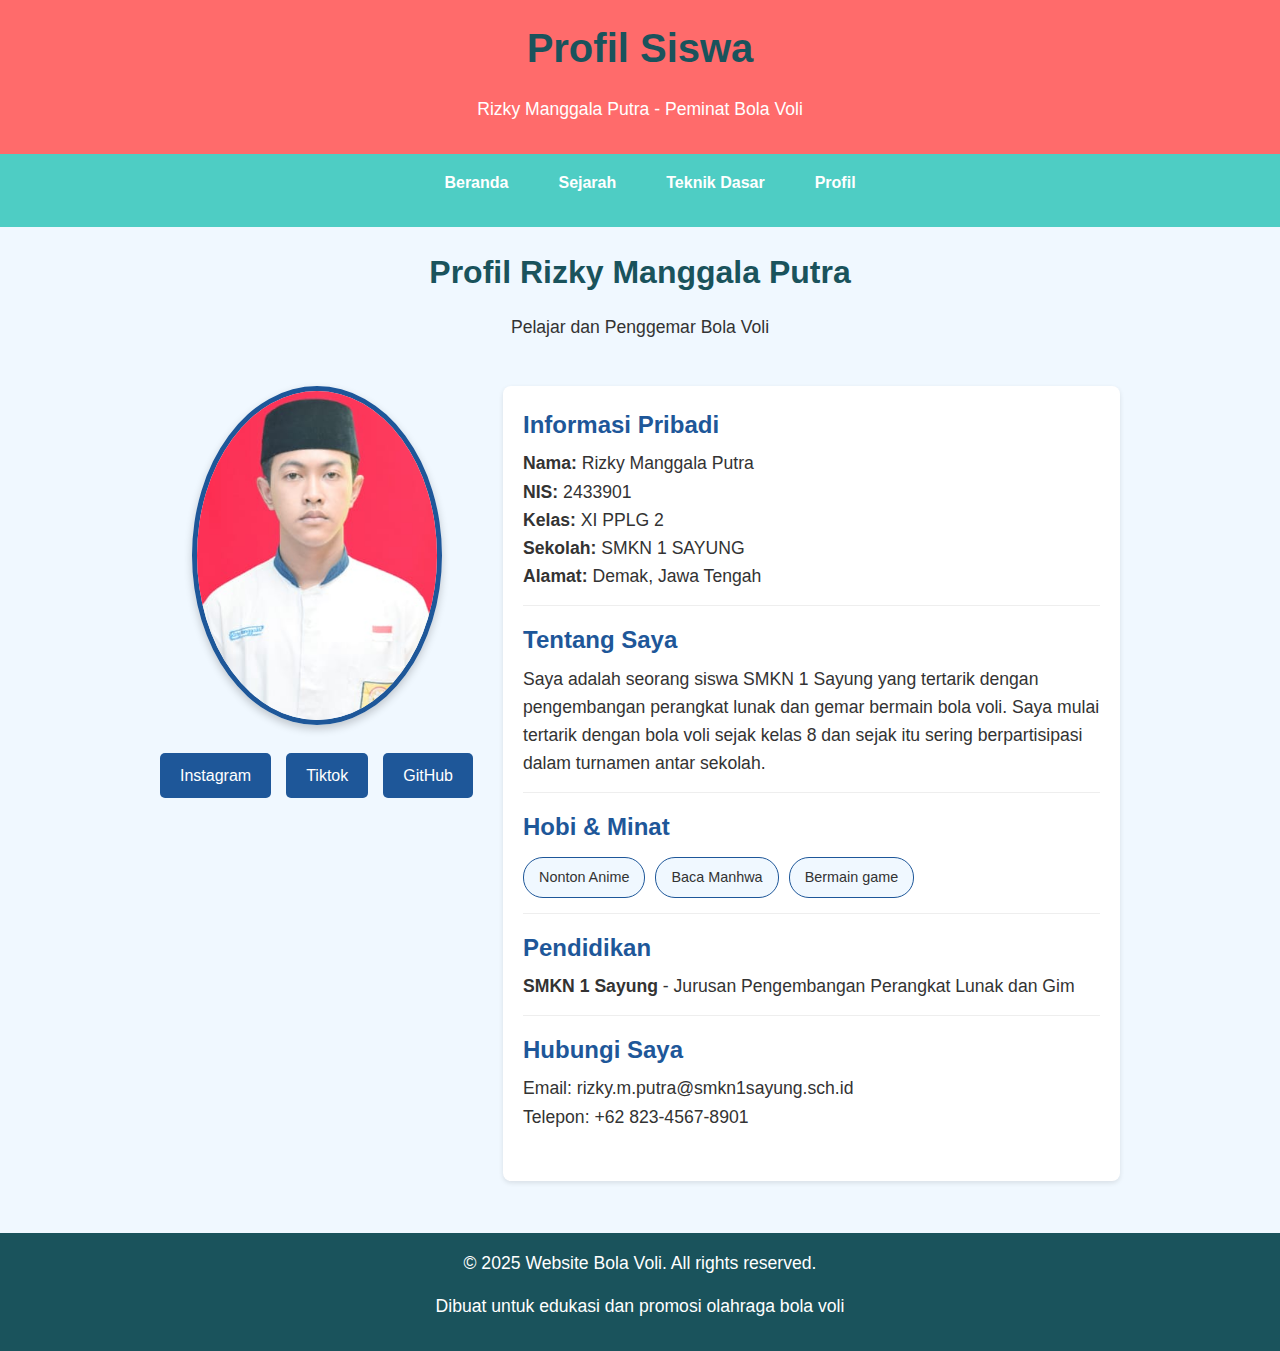
<file: profil.html>
<!DOCTYPE html>
<html lang="id">
<head>
    <meta charset="UTF-8">
    <meta name="viewport" content="width=device-width, initial-scale=1.0">
    <title>Profil - Rizky Manggala Putra</title>
    <link rel="stylesheet" href="style.css">
    <style>
        /* Flexbox layout untuk halaman profil */
        .profile-container {
            display: flex;
            flex-direction: column;
            align-items: center;
            padding: 20px;
            max-width: 1000px;
            margin: 0 auto;
        }
        
        .profile-header {
            text-align: center;
            margin-bottom: 30px;
            width: 100%;
        }
        
        .profile-content {
            display: grid;
            grid-template-columns: 1fr 2fr;
            gap: 30px;
            width: 100%;
        }
        
        .profile-image {
            text-align: center;
        }
        
        .profile-image img {
            width: 100%;
            max-width: 250px;
            border-radius: 50%;
            border: 5px solid #1e5799;
            box-shadow: 0 4px 8px rgba(0, 0, 0, 0.2);
        }
        
        .profile-details {
            background-color: white;
            padding: 20px;
            border-radius: 8px;
            box-shadow: 0 2px 5px rgba(0, 0, 0, 0.1);
        }
        
        .detail-item {
            margin-bottom: 15px;
            padding-bottom: 15px;
            border-bottom: 1px solid #eee;
        }
        
        .detail-item:last-child {
            border-bottom: none;
        }
        
        .detail-item h3 {
            color: #1e5799;
            margin-bottom: 5px;
        }
        
        .detail-item p {
            margin: 0;
            font-size: 1.1rem;
        }
        
        .hobby-list {
            display: flex;
            flex-wrap: wrap;
            gap: 10px;
            margin-top: 10px;
        }
        
        .hobby-item {
            background-color: #f0f8ff;
            padding: 8px 15px;
            border-radius: 20px;
            font-size: 0.9rem;
            border: 1px solid #1e5799;
        }
        
        .social-links {
            display: flex;
            gap: 15px;
            margin-top: 20px;
            justify-content: center;
        }
        
        .social-link {
            display: inline-block;
            padding: 10px 20px;
            background-color: #1e5799;
            color: white;
            text-decoration: none;
            border-radius: 5px;
            transition: background-color 0.3s;
        }
        
        .social-link:hover {
            background-color: #FF6B00;
        }
        
        @media (max-width: 768px) {
            .profile-content {
                grid-template-columns: 1fr;
            }
            
            .profile-image img {
                max-width: 200px;
            }
        }
    </style>
</head>
<body>
    <header>
        <h1>Profil Siswa</h1>
        <p>Rizky Manggala Putra - Peminat Bola Voli</p>
    </header>
    
    <nav>
        <ul>
            <li><a href="index.html">Beranda</a></li>
            <li><a href="sejarah.html">Sejarah</a></li>
            <li><a href="teknik.html">Teknik Dasar</a></li>
            <li><a href="profil.html">Profil</a></li>
        </ul>
    </nav>
    
    <div class="profile-container">
        <div class="profile-header">
            <h2>Profil Rizky Manggala Putra</h2>
            <p>Pelajar dan Penggemar Bola Voli</p>
        </div>
        
        <div class="profile-content">
            <div class="profile-image">
                <img src="angga hansore.jpg" alt="Rizky Manggala Putra">
                
                <div class="social-links">
                    <a href="https://www.instagram.com/rizky_manggala_putra/" class="social-link">Instagram</a>
                    <a href="https://www.tiktok.com/@gakpunyabandelk.o2?_t=ZS-8zZVFIJPhGK&_r=1" class="social-link">Tiktok</a>
                    <a href="https://github.com/angga09-boop-png" class="social-link">GitHub</a>
                </div>
            </div>
            
            <div class="profile-details">
                <div class="detail-item">
                    <h3>Informasi Pribadi</h3>
                    <p><strong>Nama:</strong> Rizky Manggala Putra</p>
                    <p><strong>NIS:</strong> 2433901</p>
                    <p><strong>Kelas:</strong> XI PPLG 2</p>
                    <p><strong>Sekolah:</strong> SMKN 1 SAYUNG</p>
                    <p><strong>Alamat:</strong> Demak, Jawa Tengah</p>
                </div>
                
                <div class="detail-item">
                    <h3>Tentang Saya</h3>
                    <p>Saya adalah seorang siswa SMKN 1 Sayung yang tertarik dengan pengembangan perangkat lunak dan gemar bermain bola voli. Saya mulai tertarik dengan bola voli sejak kelas 8 dan sejak itu sering berpartisipasi dalam turnamen antar sekolah.</p>
                </div>
                
                <div class="detail-item">
                    <h3>Hobi & Minat</h3>
                    <div class="hobby-list">
                        <span class="hobby-item">Nonton Anime</span>
                        <span class="hobby-item">Baca Manhwa</span>
                        <span class="hobby-item">Bermain game</span>
                       
                    </div>
                </div>
                
                <div class="detail-item">
                    <h3>Pendidikan</h3>
                    <p><strong>SMKN 1 Sayung</strong> - Jurusan Pengembangan Perangkat Lunak dan Gim</p>
                  
                   
                </div>
                
                <div class="detail-item">
                    <h3>Hubungi Saya</h3>
                    <p>Email: rizky.m.putra@smkn1sayung.sch.id</p>
                    <p>Telepon: +62 823-4567-8901</p>
                </div>
            </div>
        </div>
    </div>
    
    <footer>
        <p>&copy; 2025 Website Bola Voli. All rights reserved.</p>
        <p>Dibuat untuk edukasi dan promosi olahraga bola voli</p>
    </footer>
</body>
</html>
</file>
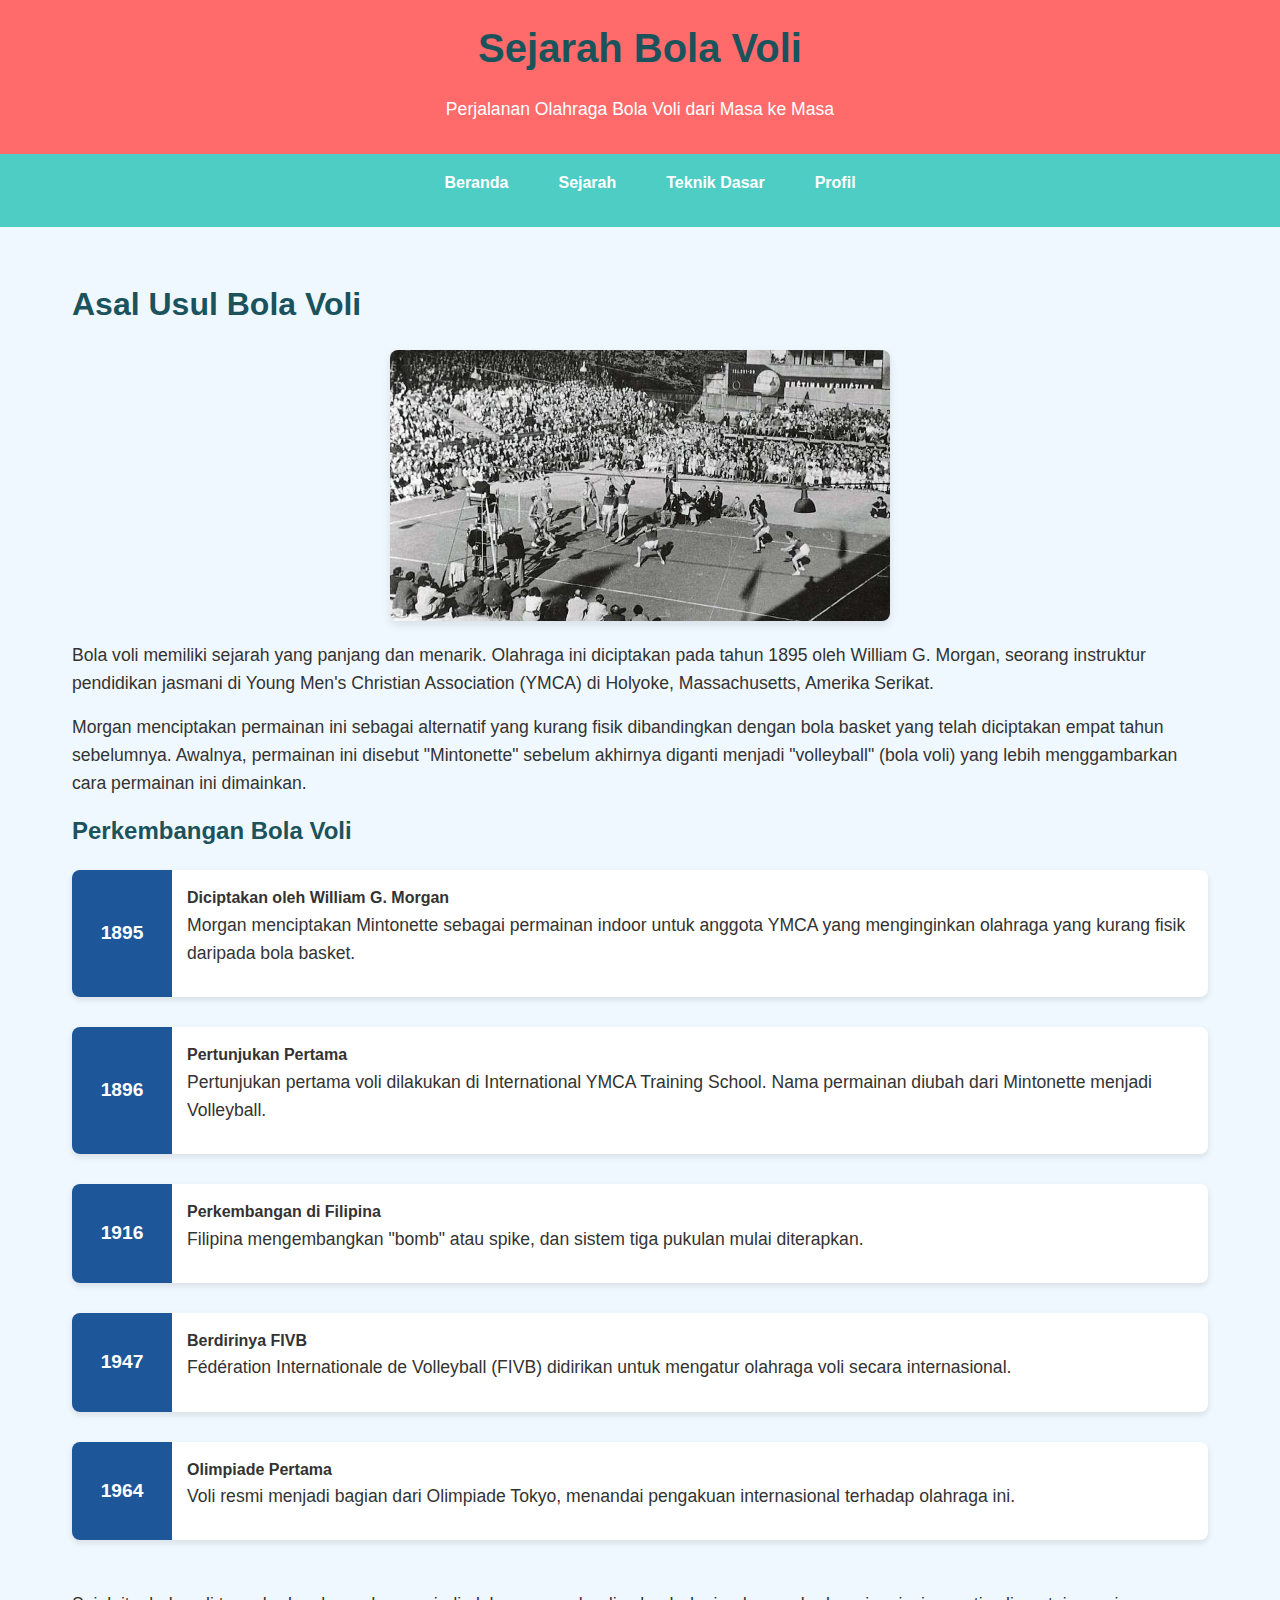
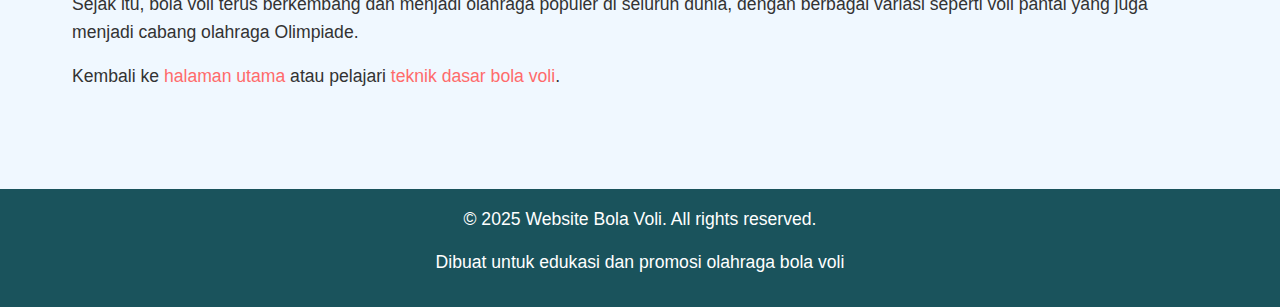
<file: sejarah.html>
<!DOCTYPE html>
<html lang="id">
<head>
    <meta charset="UTF-8">
    <meta name="viewport" content="width=device-width, initial-scale=1.0">
    <title>Sejarah Bola Voli</title>
    <link rel="stylesheet" href="style.css">
    <style>
        /* Flexbox layout untuk halaman sejarah */
        .history-container {
            display: flex;
            flex-direction: column;
            padding: 20px;
        }
        
        .timeline {
            display: flex;
            flex-direction: column;
            margin: 20px 0;
        }
        
        .timeline-item {
            display: flex;
            margin-bottom: 30px;
            background-color: white;
            border-radius: 8px;
            overflow: hidden;
            box-shadow: 0 3px 6px rgba(0, 0, 0, 0.1);
        }
        
        .timeline-year {
            background-color: #1e5799;
            color: white;
            padding: 15px;
            min-width: 100px;
            text-align: center;
            font-weight: bold;
            font-size: 1.2rem;
            display: flex;
            align-items: center;
            justify-content: center;
        }
        
        .timeline-content {
            padding: 15px;
            flex: 1;
        }
        
        .history-image {
            width: 100%;
            max-width: 500px;
            border-radius: 8px;
            margin: 20px auto;
            display: block;
        }
    </style>
</head>
<body>
    <header>
        <h1>Sejarah Bola Voli</h1>
        <p>Perjalanan Olahraga Bola Voli dari Masa ke Masa</p>
    </header>
    
    <nav>
        <ul>
            <li><a href="index.html">Beranda</a></li>
            <li><a href="sejarah.html">Sejarah</a></li>
            <li><a href="teknik.html">Teknik Dasar</a></li>
            <li><a href="profil.html">Profil</a></li>
        </ul>
    </nav>
    
    <div class="history-container">
        <main class="article">
            <h2>Asal Usul Bola Voli</h2>
            <img src="Sejarah-Masuknya-Bola-Voli-ke-Indonesia.jpg" alt="Sejarah Bola Voli" class="history-image">
            
            <p>Bola voli memiliki sejarah yang panjang dan menarik. Olahraga ini diciptakan pada tahun 1895 oleh William G. Morgan, seorang instruktur pendidikan jasmani di Young Men's Christian Association (YMCA) di Holyoke, Massachusetts, Amerika Serikat.</p>
            
            <p>Morgan menciptakan permainan ini sebagai alternatif yang kurang fisik dibandingkan dengan bola basket yang telah diciptakan empat tahun sebelumnya. Awalnya, permainan ini disebut "Mintonette" sebelum akhirnya diganti menjadi "volleyball" (bola voli) yang lebih menggambarkan cara permainan ini dimainkan.</p>
            
            <h3>Perkembangan Bola Voli</h3>
            
            <div class="timeline">
                <div class="timeline-item">
                    <div class="timeline-year">1895</div>
                    <div class="timeline-content">
                        <h4>Diciptakan oleh William G. Morgan</h4>
                        <p>Morgan menciptakan Mintonette sebagai permainan indoor untuk anggota YMCA yang menginginkan olahraga yang kurang fisik daripada bola basket.</p>
                    </div>
                </div>
                
                <div class="timeline-item">
                    <div class="timeline-year">1896</div>
                    <div class="timeline-content">
                        <h4>Pertunjukan Pertama</h4>
                        <p>Pertunjukan pertama voli dilakukan di International YMCA Training School. Nama permainan diubah dari Mintonette menjadi Volleyball.</p>
                    </div>
                </div>
                
                <div class="timeline-item">
                    <div class="timeline-year">1916</div>
                    <div class="timeline-content">
                        <h4>Perkembangan di Filipina</h4>
                        <p>Filipina mengembangkan "bomb" atau spike, dan sistem tiga pukulan mulai diterapkan.</p>
                    </div>
                </div>
                
                <div class="timeline-item">
                    <div class="timeline-year">1947</div>
                    <div class="timeline-content">
                        <h4>Berdirinya FIVB</h4>
                        <p>Fédération Internationale de Volleyball (FIVB) didirikan untuk mengatur olahraga voli secara internasional.</p>
                    </div>
                </div>
                
                <div class="timeline-item">
                    <div class="timeline-year">1964</div>
                    <div class="timeline-content">
                        <h4>Olimpiade Pertama</h4>
                        <p>Voli resmi menjadi bagian dari Olimpiade Tokyo, menandai pengakuan internasional terhadap olahraga ini.</p>
                    </div>
                </div>
            </div>
            
            <p>Sejak itu, bola voli terus berkembang dan menjadi olahraga populer di seluruh dunia, dengan berbagai variasi seperti voli pantai yang juga menjadi cabang olahraga Olimpiade.</p>
            
            <p>Kembali ke <a href="index.html">halaman utama</a> atau pelajari <a href="teknik.html">teknik dasar bola voli</a>.</p>
        </main>
    </div>
    
    <footer>
        <p>&copy; 2025 Website Bola Voli. All rights reserved.</p>
        <p>Dibuat untuk edukasi dan promosi olahraga bola voli</p>
    </footer>
</body>
</html>
</file>
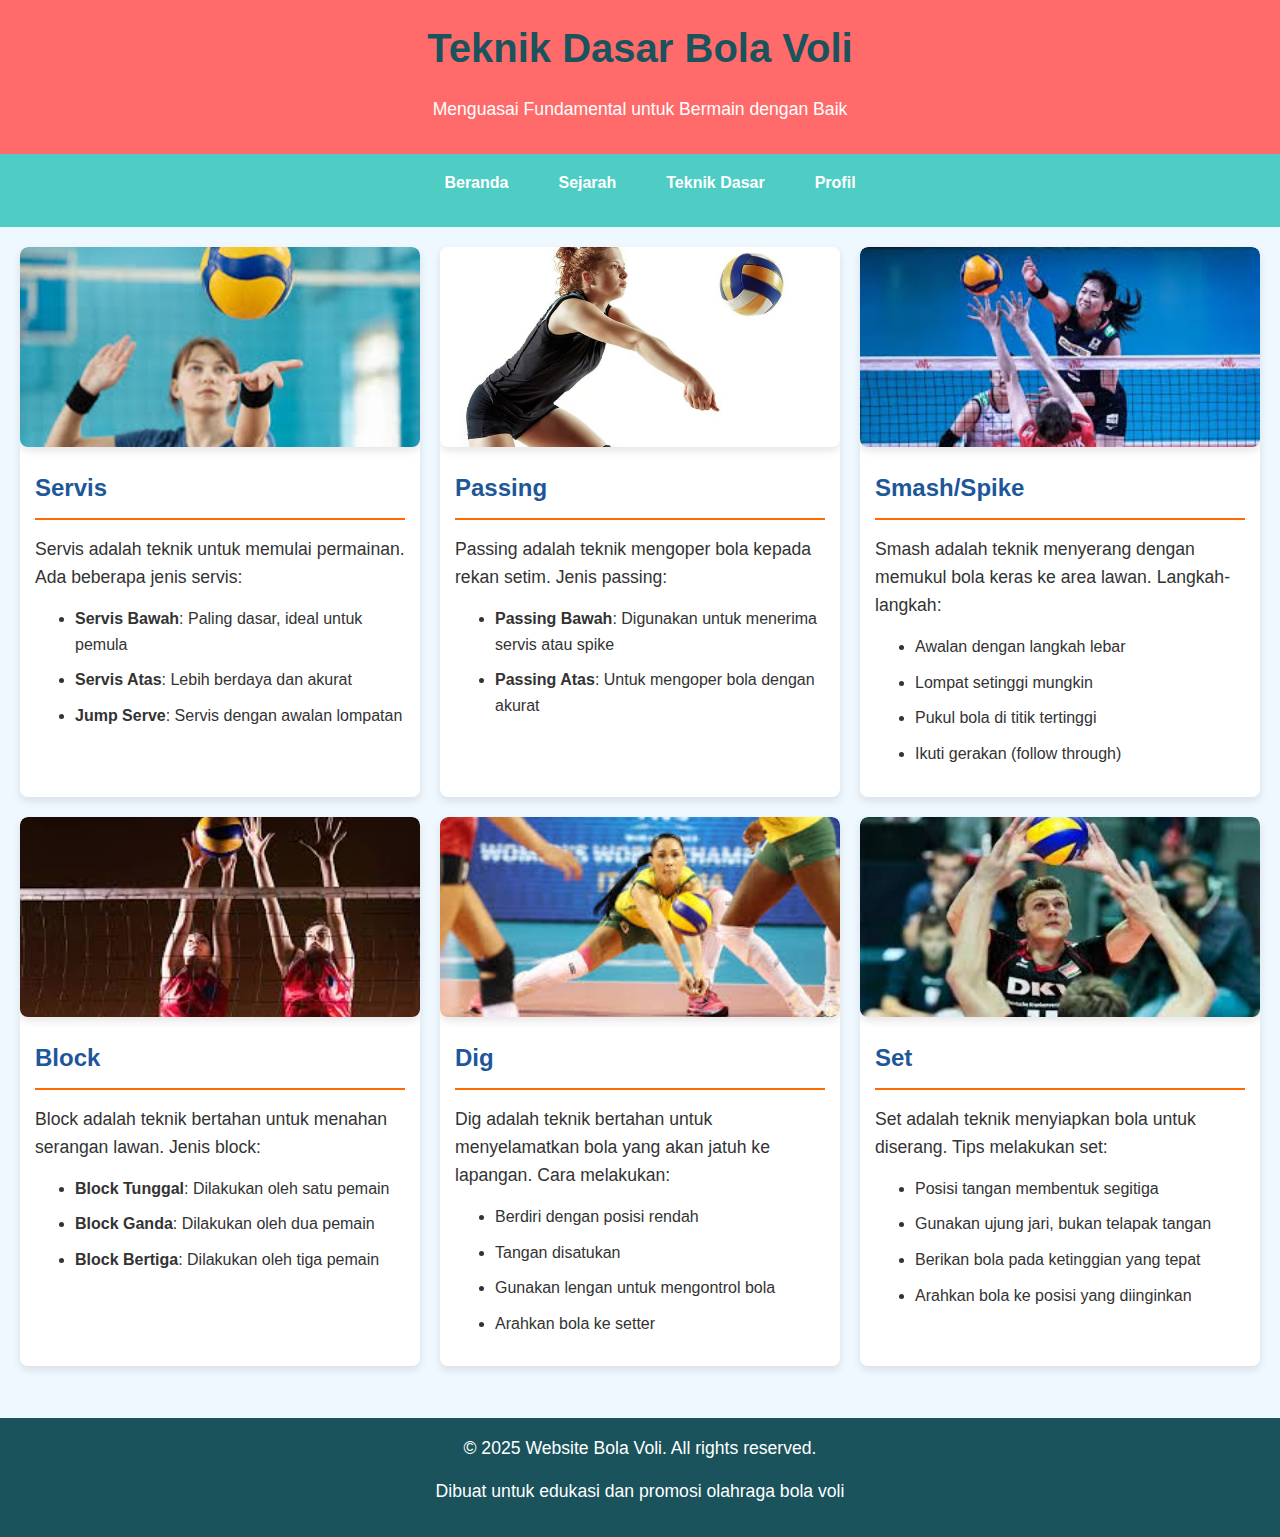
<file: teknik.html>
<!DOCTYPE html>
<html lang="id">
<head>
    <meta charset="UTF-8">
    <meta name="viewport" content="width=device-width, initial-scale=1.0">
    <title>Teknik Dasar Bola Voli</title>
    <link rel="stylesheet" href="style.css">
    <style>
        /* Grid layout untuk halaman teknik */
        .technique-container {
            display: grid;
            grid-template-columns: repeat(auto-fit, minmax(300px, 1fr));
            gap: 20px;
            padding: 20px;
        }
        
        .technique-card {
            background-color: white;
            border-radius: 8px;
            overflow: hidden;
            box-shadow: 0 4px 8px rgba(0, 0, 0, 0.1);
            transition: transform 0.3s;
        }
        
        .technique-card:hover {
            transform: translateY(-5px);
        }
        
        .technique-image {
            width: 100%;
            height: 200px;
            object-fit: cover;
        }
        
        .technique-content {
            padding: 15px;
        }
        
        .technique-card h3 {
            color: #1e5799;
            margin-top: 0;
            border-bottom: 2px solid #FF6B00;
            padding-bottom: 10px;
        }
        
        .step-list {
            padding-left: 20px;
        }
        
        .step-list li {
            margin-bottom: 10px;
        }
    </style>
</head>
<body>
    <header>
        <h1>Teknik Dasar Bola Voli</h1>
        <p>Menguasai Fundamental untuk Bermain dengan Baik</p>
    </header>
    
    <nav>
        <ul>
            <li><a href="index.html">Beranda</a></li>
            <li><a href="sejarah.html">Sejarah</a></li>
            <li><a href="teknik.html">Teknik Dasar</a></li>
            <li><a href="profil.html">Profil</a></li>
        </ul>
    </nav>
    
    <div class="technique-container">
        <div class="technique-card">
            <img src="sevis.jpeg" alt="Servis Bola Voli" class="technique-image">
            <div class="technique-content">
                <h3>Servis</h3>
                <p>Servis adalah teknik untuk memulai permainan. Ada beberapa jenis servis:</p>
                <ul class="step-list">
                    <li><strong>Servis Bawah</strong>: Paling dasar, ideal untuk pemula</li>
                    <li><strong>Servis Atas</strong>: Lebih berdaya dan akurat</li>
                    <li><strong>Jump Serve</strong>: Servis dengan awalan lompatan</li>
                </ul>
            </div>
        </div>
        
        <div class="technique-card">
            <img src="passing.jpg" alt="Passing Bola Voli" class="technique-image">
            <div class="technique-content">
                <h3>Passing</h3>
                <p>Passing adalah teknik mengoper bola kepada rekan setim. Jenis passing:</p>
                <ul class="step-list">
                    <li><strong>Passing Bawah</strong>: Digunakan untuk menerima servis atau spike</li>
                    <li><strong>Passing Atas</strong>: Untuk mengoper bola dengan akurat</li>
                </ul>
            </div>
        </div>
        
        <div class="technique-card">
            <img src="Smash.jpeg" alt="Smash Bola Voli" class="technique-image">
            <div class="technique-content">
                <h3>Smash/Spike</h3>
                <p>Smash adalah teknik menyerang dengan memukul bola keras ke area lawan. Langkah-langkah:</p>
                <ul class="step-list">
                    <li>Awalan dengan langkah lebar</li>
                    <li>Lompat setinggi mungkin</li>
                    <li>Pukul bola di titik tertinggi</li>
                    <li>Ikuti gerakan (follow through)</li>
                </ul>
            </div>
        </div>
        
        <div class="technique-card">
            <img src="download.jpeg" alt="Block Bola Voli" class="technique-image">
            <div class="technique-content">
                <h3>Block</h3>
                <p>Block adalah teknik bertahan untuk menahan serangan lawan. Jenis block:</p>
                <ul class="step-list">
                    <li><strong>Block Tunggal</strong>: Dilakukan oleh satu pemain</li>
                    <li><strong>Block Ganda</strong>: Dilakukan oleh dua pemain</li>
                    <li><strong>Block Bertiga</strong>: Dilakukan oleh tiga pemain</li>
                </ul>
            </div>
        </div>
        
        <div class="technique-card">
            <img src="Dig.jpeg" alt="Dig Bola Voli" class="technique-image">
            <div class="technique-content">
                <h3>Dig</h3>
                <p>Dig adalah teknik bertahan untuk menyelamatkan bola yang akan jatuh ke lapangan. Cara melakukan:</p>
                <ul class="step-list">
                    <li>Berdiri dengan posisi rendah</li>
                    <li>Tangan disatukan</li>
                    <li>Gunakan lengan untuk mengontrol bola</li>
                    <li>Arahkan bola ke setter</li>
                </ul>
            </div>
        </div>
        
        <div class="technique-card">
            <img src="Set.jpeg" alt="Set Bola Voli" class="technique-image">
            <div class="technique-content">
                <h3>Set</h3>
                <p>Set adalah teknik menyiapkan bola untuk diserang. Tips melakukan set:</p>
                <ul class="step-list">
                    <li>Posisi tangan membentuk segitiga</li>
                    <li>Gunakan ujung jari, bukan telapak tangan</li>
                    <li>Berikan bola pada ketinggian yang tepat</li>
                    <li>Arahkan bola ke posisi yang diinginkan</li>
                </ul>
            </div>
        </div>
    </div>
    
    <footer>
        <p>&copy; 2025 Website Bola Voli. All rights reserved.</p>
        <p>Dibuat untuk edukasi dan promosi olahraga bola voli</p>
    </footer>
</body>
</html>
</file>
<file: style.css>
/* Mengganti jenis tulisan dan ukuran dasar */
* {
  margin: 0;
  padding: 0;
  box-sizing: border-box;
  font-family: 'Segoe UI', Tahoma, Geneva, Verdana, sans-serif;
}

/* Mengganti warna background pada body */
body {
  background-color: #f0f8ff;
  color: #333;
  line-height: 1.6;
}

/* Header styling */
header {
  background-color: #ff6b6b; /* Warna background judul */
  color: white;
  padding: 1rem;
  text-align: center;
  box-shadow: 0 2px 5px rgba(0,0,0,0.1);
}

/* Navigasi menggunakan Flexbox */
nav {
  background-color: #4ecdc4;
  padding: 1rem;
}

nav ul {
  display: flex;
  justify-content: center;
  list-style-type: none;
}

nav ul li {
  margin: 0 15px;
}

nav ul li a {
  color: white;
  text-decoration: none;
  font-weight: bold;
  padding: 5px 10px;
  border-radius: 5px;
  transition: background-color 0.3s;
}

nav ul li a:hover {
  background-color: #ff6b6b;
}

/* Main content area */
main {
  padding: 2rem;
  max-width: 1200px;
  margin: 0 auto;
}

/* Footer styling */
footer {
  background-color: #1a535c;
  color: white;
  text-align: center;
  padding: 1rem;
  margin-top: 2rem;
}

/* Gambar styling */
img {
  max-width: 100%;
  height: auto;
  border-radius: 8px;
  box-shadow: 0 4px 8px rgba(0,0,0,0.1);
}

/* Grid layout untuk halaman beranda */
.grid-container {
  display: grid;
  grid-template-columns: repeat(auto-fit, minmax(300px, 1fr));
  gap: 20px;
  margin-top: 20px;
}

.grid-item {
  background-color: white;
  padding: 20px;
  border-radius: 8px;
  box-shadow: 0 4px 8px rgba(0,0,0,0.1);
}

/* Flexbox layout untuk halaman teknik */
.flex-container {
  display: flex;
  flex-wrap: wrap;
  justify-content: space-between;
  gap: 20px;
}

.flex-item {
  flex: 1 1 300px;
  background-color: white;
  padding: 20px;
  border-radius: 8px;
  box-shadow: 0 4px 8px rgba(0,0,0,0.1);
}

/* Styling untuk list */
ul, ol {
  margin-left: 20px;
  margin-bottom: 15px;
}

/* Heading styles */
h1, h2, h3 {
  color: #1a535c;
  margin-bottom: 15px;
}

h1 {
  font-size: 2.5rem;
}

h2 {
  font-size: 2rem;
}

h3 {
  font-size: 1.5rem;
}

/* Paragraph styles */
p {
  margin-bottom: 15px;
  font-size: 1.1rem;
}

/* Link styles */
a {
  color: #ff6b6b;
  text-decoration: none;
}

a:hover {
  text-decoration: underline;
}
</file>
